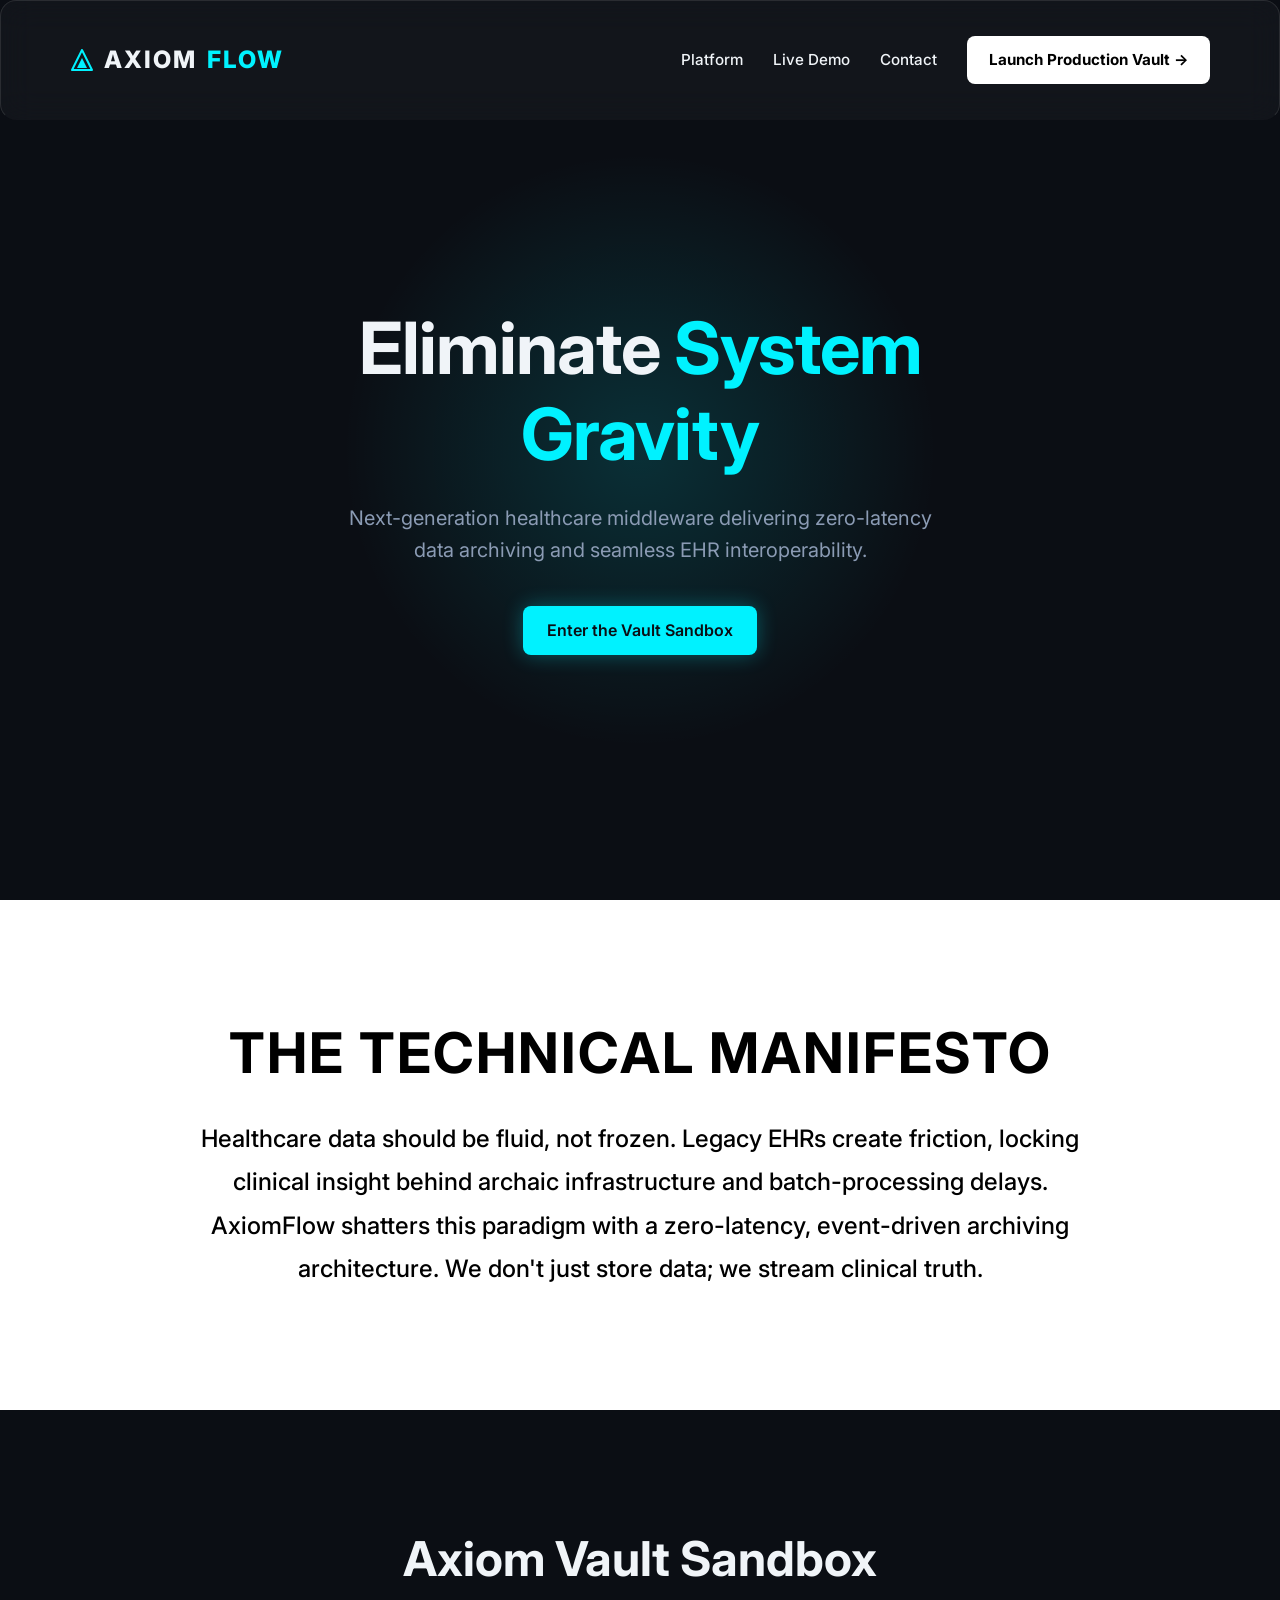
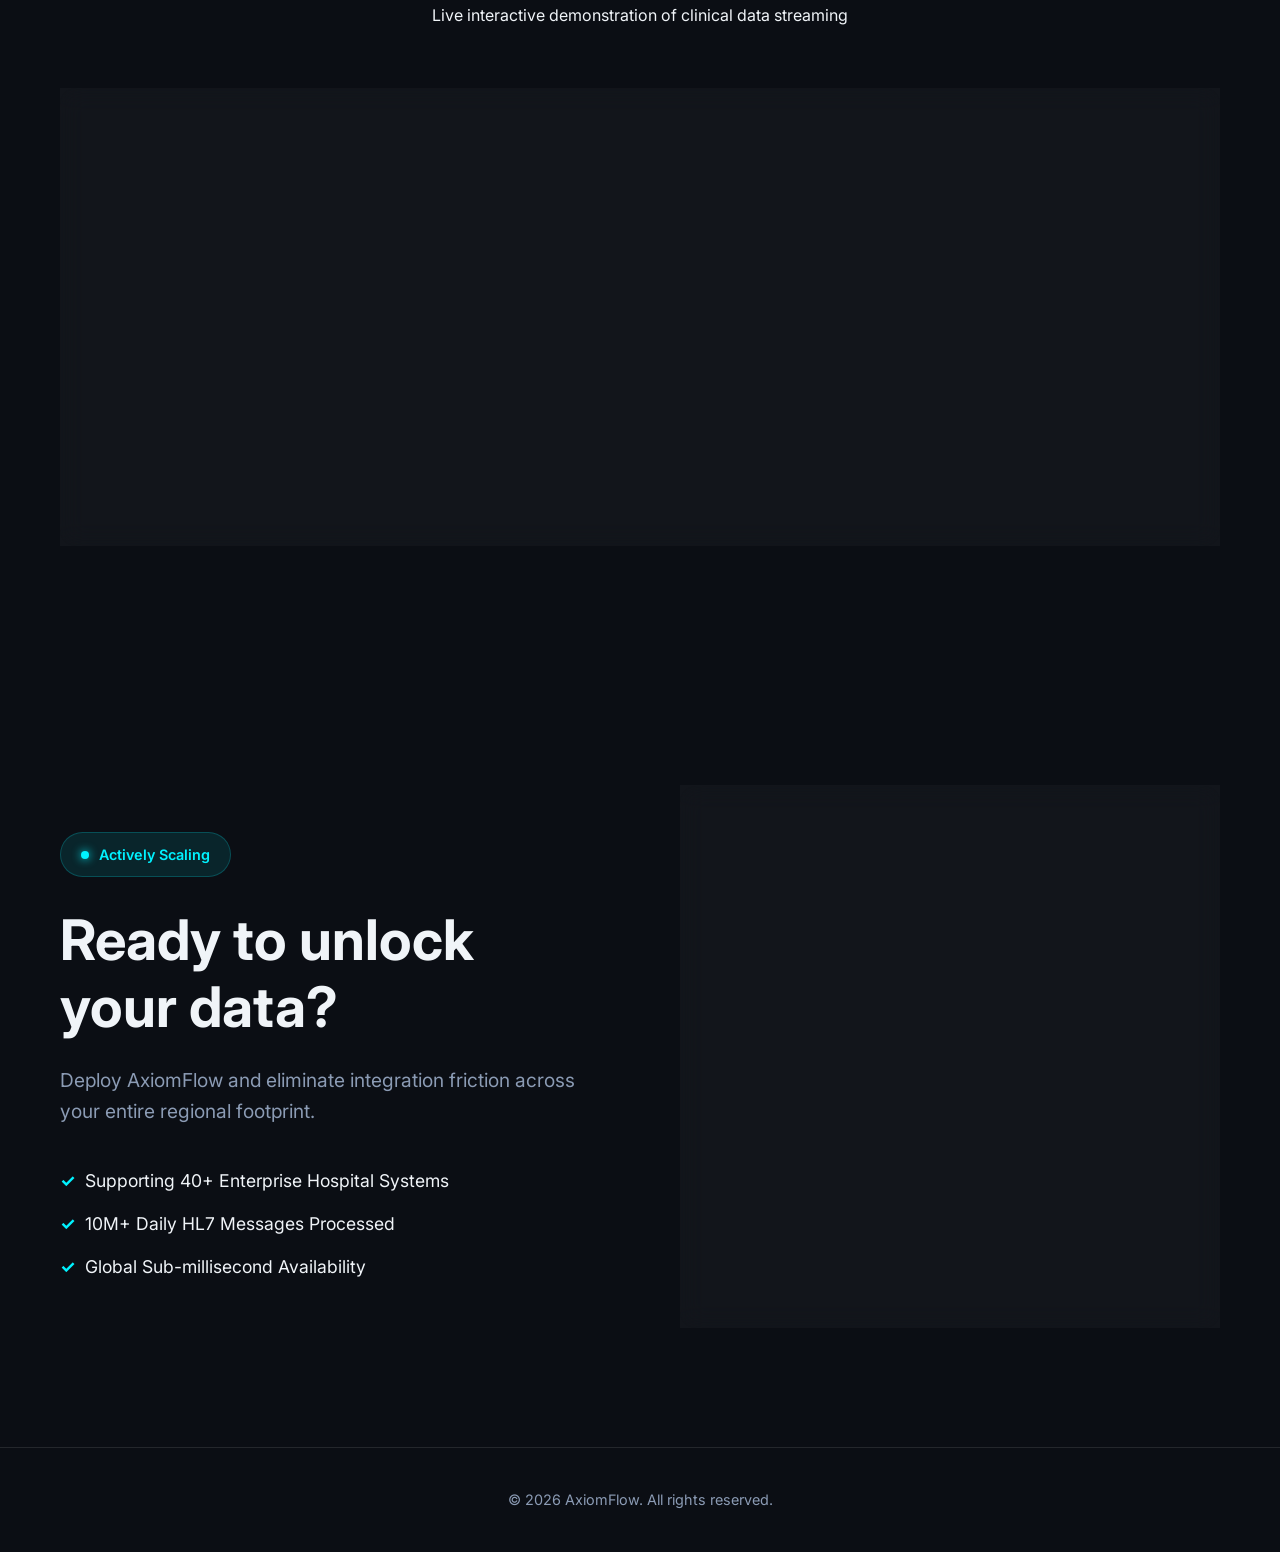
<file: index.html>
<!DOCTYPE html>
<html lang="en">
<head>
    <meta charset="UTF-8">
    <meta name="viewport" content="width=device-width, initial-scale=1.0">
    <title>AxiomFlow | Zero-Latency Healthcare Data Archiving</title>
    <meta name="description" content="Next-generation healthcare middleware delivering zero-latency data archiving and seamless EHR interoperability.">
    <style>
        :root {
            --bg-dark: #0b0e14;
            --accent-cyan: #00f2ff;
            --glass-bg: rgba(255, 255, 255, 0.03);
            --glass-border: rgba(255, 255, 255, 0.1);
            --text-light: #f0f4f8;
            --text-muted: #8b9bb4;
            --white: #ffffff;
            --black: #000000;
            --font-sans: 'Inter', -apple-system, BlinkMacSystemFont, "Segoe UI", Roboto, Helvetica, Arial, sans-serif;
            --font-mono: 'JetBrains Mono', 'Fira Code', Consolas, monospace;
        }

        * {
            margin: 0;
            padding: 0;
            box-sizing: border-box;
        }

        body {
            font-family: var(--font-sans);
            background-color: var(--bg-dark);
            color: var(--text-light);
            line-height: 1.6;
            overflow-x: hidden;
            scroll-behavior: smooth;
        }

        /* Glassmorphism Utilities */
        .glass {
            background: var(--glass-bg);
            border: 1px solid var(--glass-border);
            backdrop-filter: blur(12px);
            -webkit-backdrop-filter: blur(12px);
            border-radius: 16px;
        }

        .glass-panel {
            background: var(--glass-bg);
            border: 1px solid var(--glass-border);
            backdrop-filter: blur(12px);
            -webkit-backdrop-filter: blur(12px);
            border-radius: 12px;
        }

        /* Typography */
        h1, h2, h3, h4 {
            font-weight: 700;
            line-height: 1.2;
        }

        .text-cyan { color: var(--accent-cyan); }
        
        /* Buttons */
        .btn {
            display: inline-block;
            padding: 12px 24px;
            border-radius: 8px;
            font-weight: 600;
            text-decoration: none;
            transition: all 0.3s ease;
            cursor: pointer;
            border: none;
            font-size: 1rem;
        }

        .btn-primary {
            background-color: var(--accent-cyan);
            color: var(--bg-dark);
            box-shadow: 0 0 20px rgba(0, 242, 255, 0.3);
        }

        .btn-primary:hover {
            box-shadow: 0 0 30px rgba(0, 242, 255, 0.6);
            transform: translateY(-2px);
        }

        .btn-outline {
            background: transparent;
            color: var(--accent-cyan);
            border: 1px solid var(--accent-cyan);
        }

        .btn-outline:hover {
            background: rgba(0, 242, 255, 0.1);
        }

        /* Navigation */
        nav {
            position: fixed;
            top: 0;
            width: 100%;
            z-index: 1000;
            padding: 20px 0;
            transition: all 0.3s ease;
        }

        .nav-container {
            max-width: 1200px;
            margin: 0 auto;
            padding: 15px 30px;
            display: flex;
            justify-content: space-between;
            align-items: center;
        }

        .brand {
            font-size: 1.5rem;
            font-weight: 800;
            letter-spacing: 2px;
            color: var(--text-light);
            text-decoration: none;
            display: flex;
            align-items: center;
            gap: 10px;
        }

        .brand span {
            color: var(--accent-cyan);
        }

        .nav-links {
            display: flex;
            gap: 30px;
            align-items: center;
        }

        .nav-links a {
            color: var(--text-light);
            text-decoration: none;
            font-size: 0.95rem;
            font-weight: 500;
            transition: color 0.3s ease;
        }

        .nav-links a:hover {
            color: var(--accent-cyan);
        }

        .nav-links .launch-btn {
            background: var(--white);
            color: var(--black);
            padding: 10px 20px;
            border-radius: 8px;
            font-weight: 700;
            border: 2px solid transparent;
        }

        .nav-links .launch-btn:hover {
            background: transparent;
            color: var(--white);
            border-color: var(--white);
        }

        /* Hero Section */
        .hero {
            min-height: 100vh;
            display: flex;
            align-items: center;
            justify-content: center;
            text-align: center;
            padding: 120px 20px 60px;
            position: relative;
        }

        .hero::before {
            content: '';
            position: absolute;
            top: 50%;
            left: 50%;
            transform: translate(-50%, -50%);
            width: 600px;
            height: 600px;
            background: radial-gradient(circle, rgba(0, 242, 255, 0.15) 0%, rgba(11, 14, 20, 0) 70%);
            z-index: -1;
        }

        .hero-content {
            max-width: 800px;
        }

        .hero h1 {
            font-size: 4.5rem;
            margin-bottom: 24px;
            letter-spacing: -1px;
        }

        .hero p {
            font-size: 1.25rem;
            color: var(--text-muted);
            margin-bottom: 40px;
            max-width: 600px;
            margin-left: auto;
            margin-right: auto;
        }

        /* Manifesto */
        .manifesto {
            background-color: var(--white);
            color: var(--black);
            padding: 120px 20px;
            text-align: center;
        }

        .manifesto-container {
            max-width: 900px;
            margin: 0 auto;
        }

        .manifesto h2 {
            font-size: 3.5rem;
            margin-bottom: 30px;
            text-transform: uppercase;
            letter-spacing: 2px;
        }

        .manifesto p {
            font-size: 1.5rem;
            font-weight: 500;
            line-height: 1.8;
        }

        /* Sandbox Demo */
        .sandbox {
            padding: 120px 20px;
            max-width: 1200px;
            margin: 0 auto;
        }

        .section-header {
            text-align: center;
            margin-bottom: 60px;
        }

        .section-header h2 {
            font-size: 3rem;
            margin-bottom: 15px;
        }

        .demo-container {
            display: grid;
            grid-template-columns: 320px 1fr;
            gap: 24px;
            min-height: 600px;
        }

        .sidebar {
            padding: 24px;
            display: flex;
            flex-direction: column;
            gap: 15px;
            overflow-y: auto;
        }

        .sidebar-title {
            font-size: 0.9rem;
            text-transform: uppercase;
            letter-spacing: 1px;
            color: var(--text-muted);
            margin-bottom: 10px;
        }

        .patient-card {
            padding: 16px;
            border-radius: 8px;
            cursor: pointer;
            transition: all 0.2s ease;
            border: 1px solid transparent;
        }

        .patient-card:hover {
            background: rgba(255, 255, 255, 0.05);
        }

        .patient-card.active {
            background: rgba(0, 242, 255, 0.1);
            border-color: rgba(0, 242, 255, 0.3);
            box-shadow: inset 0 0 20px rgba(0, 242, 255, 0.05);
        }

        .patient-name {
            font-weight: 600;
            font-size: 1.1rem;
            margin-bottom: 4px;
        }

        .patient-mrn {
            font-size: 0.85rem;
            color: var(--text-muted);
            font-family: var(--font-mono);
        }

        .main-pane {
            padding: 40px;
            display: flex;
            flex-direction: column;
            position: relative;
        }

        .latency-hud {
            position: absolute;
            top: 40px;
            right: 40px;
            display: flex;
            align-items: center;
            gap: 10px;
            background: rgba(0, 242, 255, 0.1);
            padding: 8px 16px;
            border-radius: 20px;
            border: 1px solid rgba(0, 242, 255, 0.2);
        }

        .pulse {
            width: 8px;
            height: 8px;
            background: var(--accent-cyan);
            border-radius: 50%;
            box-shadow: 0 0 10px var(--accent-cyan);
            animation: pulse-anim 2s infinite;
        }

        @keyframes pulse-anim {
            0% { transform: scale(0.95); box-shadow: 0 0 0 0 rgba(0, 242, 255, 0.7); }
            70% { transform: scale(1); box-shadow: 0 0 0 10px rgba(0, 242, 255, 0); }
            100% { transform: scale(0.95); box-shadow: 0 0 0 0 rgba(0, 242, 255, 0); }
        }

        .latency-text {
            font-family: var(--font-mono);
            font-size: 0.85rem;
            color: var(--accent-cyan);
            font-weight: 600;
        }

        .pane-header {
            margin-bottom: 40px;
        }

        .pane-header h3 {
            font-size: 2.5rem;
            margin-bottom: 5px;
        }

        .pane-header p {
            color: var(--text-muted);
            font-family: var(--font-mono);
            font-size: 1.1rem;
        }

        .data-grid {
            display: grid;
            grid-template-columns: 1fr;
            gap: 24px;
            flex-grow: 1;
        }

        .data-card {
            padding: 24px;
            display: flex;
            flex-direction: column;
        }

        .data-card-title {
            font-size: 0.85rem;
            text-transform: uppercase;
            letter-spacing: 1px;
            color: var(--text-muted);
            margin-bottom: 20px;
            display: flex;
            align-items: center;
            gap: 8px;
        }

        .vitals-grid {
            display: grid;
            grid-template-columns: repeat(3, 1fr);
            gap: 20px;
        }

        .vital-box {
            background: rgba(0, 0, 0, 0.3);
            padding: 20px;
            border-radius: 8px;
            text-align: center;
        }

        .vital-label {
            font-size: 0.85rem;
            color: var(--text-muted);
            margin-bottom: 8px;
        }

        .vital-value {
            font-size: 1.8rem;
            font-weight: 700;
            color: var(--white);
            font-family: var(--font-mono);
        }

        .hl7-viewer {
            font-family: var(--font-mono);
            font-size: 0.9rem;
            color: var(--accent-cyan);
            background: rgba(0, 0, 0, 0.4);
            padding: 20px;
            border-radius: 8px;
            overflow-x: auto;
            white-space: pre-wrap;
            flex-grow: 1;
            line-height: 1.6;
        }

        /* Contact Section */
        .contact {
            padding: 120px 20px;
            max-width: 1200px;
            margin: 0 auto;
        }

        .contact-grid {
            display: grid;
            grid-template-columns: 1fr 1fr;
            gap: 80px;
            align-items: center;
        }

        .contact-info h2 {
            font-size: 3.5rem;
            margin-bottom: 24px;
        }

        .contact-info p {
            font-size: 1.2rem;
            color: var(--text-muted);
            margin-bottom: 40px;
        }

        .status-badge {
            display: inline-flex;
            align-items: center;
            gap: 10px;
            background: rgba(0, 242, 255, 0.1);
            padding: 10px 20px;
            border-radius: 30px;
            border: 1px solid rgba(0, 242, 255, 0.2);
            margin-bottom: 30px;
        }

        .status-text {
            color: var(--accent-cyan);
            font-weight: 600;
            font-size: 0.9rem;
        }

        .regional-stats {
            display: flex;
            flex-direction: column;
            gap: 15px;
        }

        .regional-stats p {
            margin: 0;
            font-size: 1.1rem;
            color: var(--text-light);
            display: flex;
            align-items: center;
            gap: 10px;
        }
        
        .regional-stats p::before {
            content: '✓';
            color: var(--accent-cyan);
            font-weight: bold;
        }

        .contact-form {
            padding: 40px;
        }

        .form-group {
            margin-bottom: 24px;
        }

        .form-group label {
            display: block;
            margin-bottom: 8px;
            font-size: 0.95rem;
            color: var(--text-light);
            font-weight: 500;
        }

        .form-control {
            width: 100%;
            background: rgba(0, 0, 0, 0.2);
            border: 1px solid rgba(255, 255, 255, 0.1);
            padding: 14px 16px;
            border-radius: 8px;
            color: var(--white);
            font-family: var(--font-sans);
            font-size: 1rem;
            transition: border-color 0.3s ease;
        }

        .form-control:focus {
            outline: none;
            border-color: var(--accent-cyan);
        }

        textarea.form-control {
            resize: vertical;
            min-height: 120px;
        }

        .submit-btn {
            width: 100%;
            margin-top: 10px;
            padding: 16px;
            font-size: 1.1rem;
        }

        /* Footer */
        footer {
            text-align: center;
            padding: 40px 20px;
            border-top: 1px solid var(--glass-border);
            color: var(--text-muted);
            font-size: 0.9rem;
        }

        /* Responsive */
        @media (max-width: 900px) {
            .demo-container {
                grid-template-columns: 1fr;
            }
            .sidebar {
                max-height: 300px;
            }
            .contact-grid {
                grid-template-columns: 1fr;
                gap: 40px;
            }
            .hero h1 {
                font-size: 3rem;
            }
            .manifesto h2 {
                font-size: 2.5rem;
            }
            .nav-links {
                display: none;
            }
            .latency-hud {
                position: relative;
                top: 0;
                right: 0;
                margin-bottom: 20px;
                display: inline-flex;
            }
        }
    </style>
    <!-- Using Google Fonts -->
    <link rel="preconnect" href="https://fonts.googleapis.com">
    <link rel="preconnect" href="https://fonts.gstatic.com" crossorigin>
    <link href="https://fonts.googleapis.com/css2?family=Inter:wght@400;500;600;700;800&family=JetBrains+Mono:wght@400;600;700&display=swap" rel="stylesheet">
</head>
<body>

    <!-- Navigation -->
    <nav class="glass" id="navbar">
        <div class="nav-container">
            <a href="#" class="brand">
                <svg width="24" height="24" viewBox="0 0 24 24" fill="none" xmlns="http://www.w3.org/2000/svg">
                    <path d="M12 2L2 22H22L12 2Z" stroke="#00f2ff" stroke-width="2" stroke-linejoin="round"/>
                    <path d="M12 10L7 20H17L12 10Z" fill="#00f2ff"/>
                </svg>
                AXIOM<span>FLOW</span>
            </a>
            <div class="nav-links">
                <a href="#platform">Platform</a>
                <a href="#demo">Live Demo</a>
                <a href="#contact">Contact</a>
                <a href="https://axiomflow.health" target="_blank" rel="noopener noreferrer" class="launch-btn">Launch Production Vault →</a>
            </div>
        </div>
    </nav>

    <!-- Hero Section -->
    <section class="hero" id="platform">
        <div class="hero-content">
            <h1>Eliminate <span class="text-cyan">System Gravity</span></h1>
            <p>Next-generation healthcare middleware delivering zero-latency data archiving and seamless EHR interoperability.</p>
            <a href="#demo" class="btn btn-primary">Enter the Vault Sandbox</a>
        </div>
    </section>

    <!-- Technical Manifesto -->
    <section class="manifesto">
        <div class="manifesto-container">
            <h2>The Technical Manifesto</h2>
            <p>Healthcare data should be fluid, not frozen. Legacy EHRs create friction, locking clinical insight behind archaic infrastructure and batch-processing delays. AxiomFlow shatters this paradigm with a zero-latency, event-driven archiving architecture. We don't just store data; we stream clinical truth.</p>
        </div>
    </section>

    <!-- Interactive Demo Launch -->
    <section class="sandbox" id="demo">
        <div class="section-header">
            <h2>Axiom Vault Sandbox</h2>
            <p class="text-muted">Live interactive demonstration of clinical data streaming</p>
        </div>

        <div class="demo-container glass" style="display: flex; flex-direction: column; align-items: center; justify-content: center; min-height: 400px; text-align: center; padding: 40px;">
            <svg width="64" height="64" viewBox="0 0 24 24" fill="none" stroke="#00f2ff" stroke-width="2" stroke-linecap="round" stroke-linejoin="round" style="margin-bottom: 20px;"><rect x="2" y="3" width="20" height="14" rx="2" ry="2"></rect><line x1="8" y1="21" x2="16" y2="21"></line><line x1="12" y1="17" x2="12" y2="21"></line></svg>
            <h3 style="font-size: 2rem; margin-bottom: 15px;">Experience the Dashboard</h3>
            <p style="color: var(--text-muted); max-width: 500px; margin-bottom: 30px; font-size: 1.1rem;">Step into our zero-latency Clinical Archive interface. Click below to launch the interactive application simulation in a new window.</p>
            <button onclick="window.open('/demo/index.html', 'AxiomDemo', 'width=1280,height=800,menubar=no,toolbar=no,location=no,status=no')" class="btn btn-primary" style="font-size: 1.2rem; padding: 15px 30px;">
                Launch Interactive Sandbox
            </button>
        </div>
    </section>

    <!-- Contact Section -->
    <section class="contact" id="contact">
        <div class="contact-grid">
            <div class="contact-info">
                <div class="status-badge">
                    <div class="pulse"></div>
                    <span class="status-text">Actively Scaling</span>
                </div>
                <h2>Ready to unlock your data?</h2>
                <p>Deploy AxiomFlow and eliminate integration friction across your entire regional footprint.</p>
                <div class="regional-stats">
                    <p>Supporting 40+ Enterprise Hospital Systems</p>
                    <p>10M+ Daily HL7 Messages Processed</p>
                    <p>Global Sub-millisecond Availability</p>
                </div>
            </div>
            
            <div class="glass contact-form">
                <form id="intakeForm" action="https://api.web3forms.com/submit" method="POST">
                    <input type="hidden" name="access_key" value="ae26d56b-f153-410d-82df-c5d5db843d5f">
                    <div class="form-group">
                        <label for="fullName">Full Name</label>
                        <input type="text" id="fullName" name="name" class="form-control" required placeholder="Dr. Jane Doe">
                    </div>
                    <div class="form-group">
                        <label for="emailAddress">Email Address</label>
                        <input type="email" id="emailAddress" name="email" class="form-control" required placeholder="jane.doe@healthsystem.org">
                    </div>
                    <div class="form-group">
                        <label for="challenges">Integration Challenges</label>
                        <textarea id="challenges" name="challenges" class="form-control" required placeholder="Describe your current EHR bottlenecks..."></textarea>
                    </div>
                    <button type="submit" class="btn btn-primary submit-btn">Request Vault Access</button>
                </form>
            </div>
        </div>
    </section>

    <!-- Footer -->
    <footer>
        <p>&copy; 2026 AxiomFlow. All rights reserved.</p>
    </footer>

    <!-- Interactive Logic -->
    <script>
        // Form Submission
        document.getElementById('intakeForm').addEventListener('submit', function(e) {
            e.preventDefault();
            const form = e.target;
            const formData = new FormData(form);
            const submitBtn = form.querySelector('.submit-btn');
            const originalText = submitBtn.textContent;
            
            submitBtn.textContent = 'Sending...';
            submitBtn.disabled = true;

            fetch('https://api.web3forms.com/submit', {
                method: 'POST',
                body: formData
            })
            .then(async (response) => {
                let json = await response.json();
                if (response.status == 200) {
                    const name = document.getElementById('fullName').value;
                    alert(`Thanks, ${name}! Your request for Axiom Vault access has been received. We will contact you shortly.`);
                    form.reset();
                } else {
                    console.log(response);
                    alert(json.message || "Something went wrong!");
                }
            })
            .catch(error => {
                console.log(error);
                alert("Something went wrong!");
            })
            .finally(() => {
                submitBtn.textContent = originalText;
                submitBtn.disabled = false;
            });
        });

        // Header scroll effect
        window.addEventListener('scroll', () => {
            const nav = document.getElementById('navbar');
            if (window.scrollY > 50) {
                nav.style.background = 'rgba(11, 14, 20, 0.85)';
                nav.style.backdropFilter = 'blur(16px)';
                nav.style.borderBottom = '1px solid rgba(255, 255, 255, 0.1)';
            } else {
                nav.style.background = 'var(--glass-bg)';
                nav.style.borderBottom = '1px solid transparent';
            }
        });
    </script>
</body>
</html>
</file>
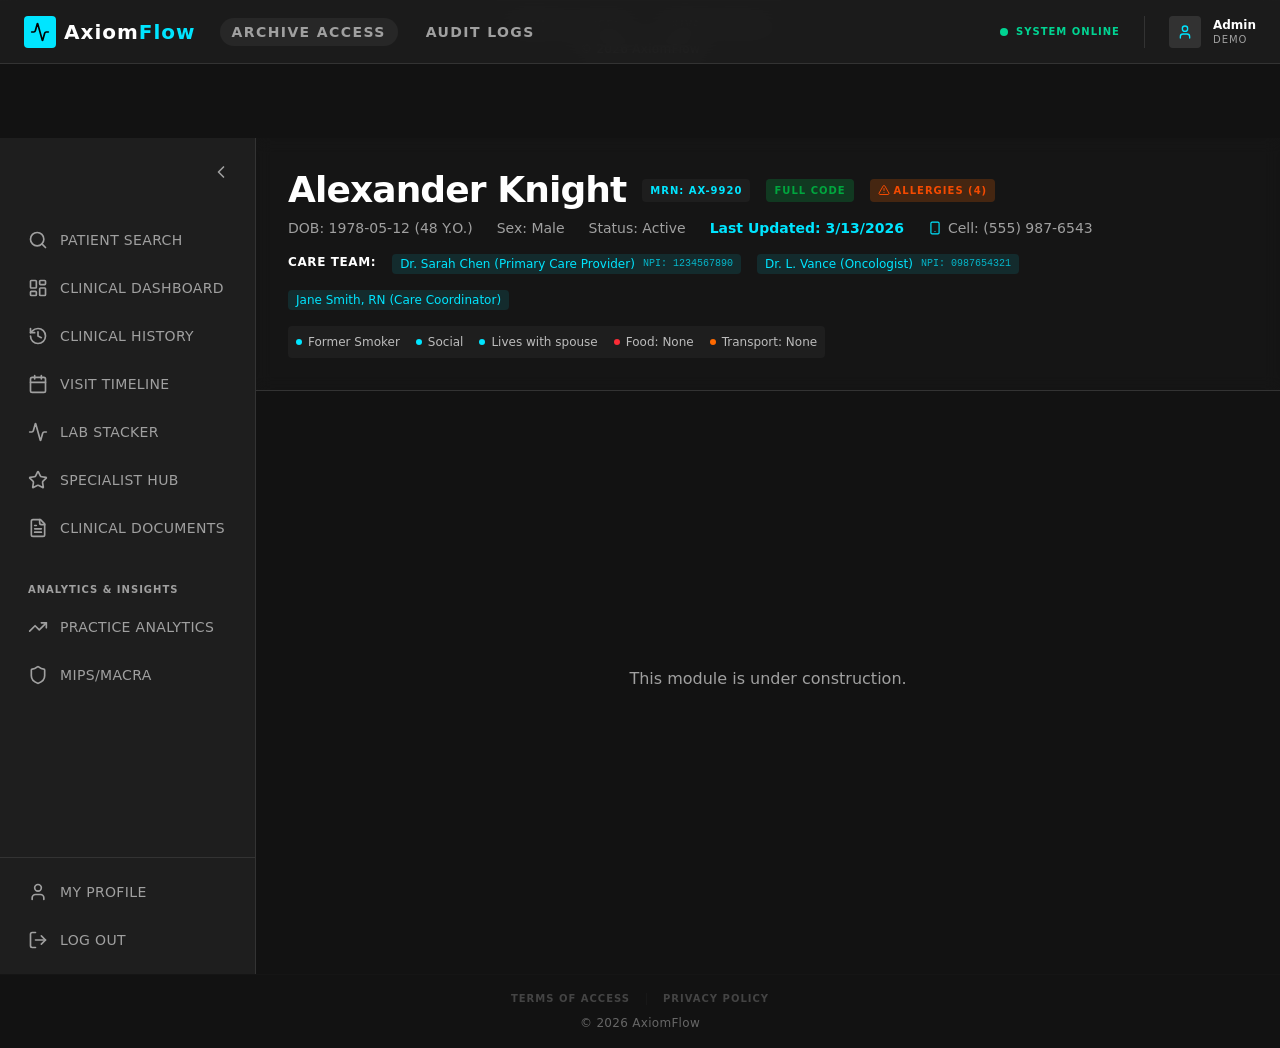
<file: demo/index.html>
<!doctype html>
<html lang="en">
  <head>
    <meta charset="UTF-8" />
    <meta name="viewport" content="width=device-width, initial-scale=1.0" />
    <title>AxiomFlow Clinical Archive</title>
    <script type="module" crossorigin src="/demo/assets/index-Cf8CVcrb.js"></script>
    <link rel="stylesheet" crossorigin href="/demo/assets/index-DTdxwdU2.css">
  </head>
  <body>
    <div id="root"></div>
  </body>
</html>
</file>
